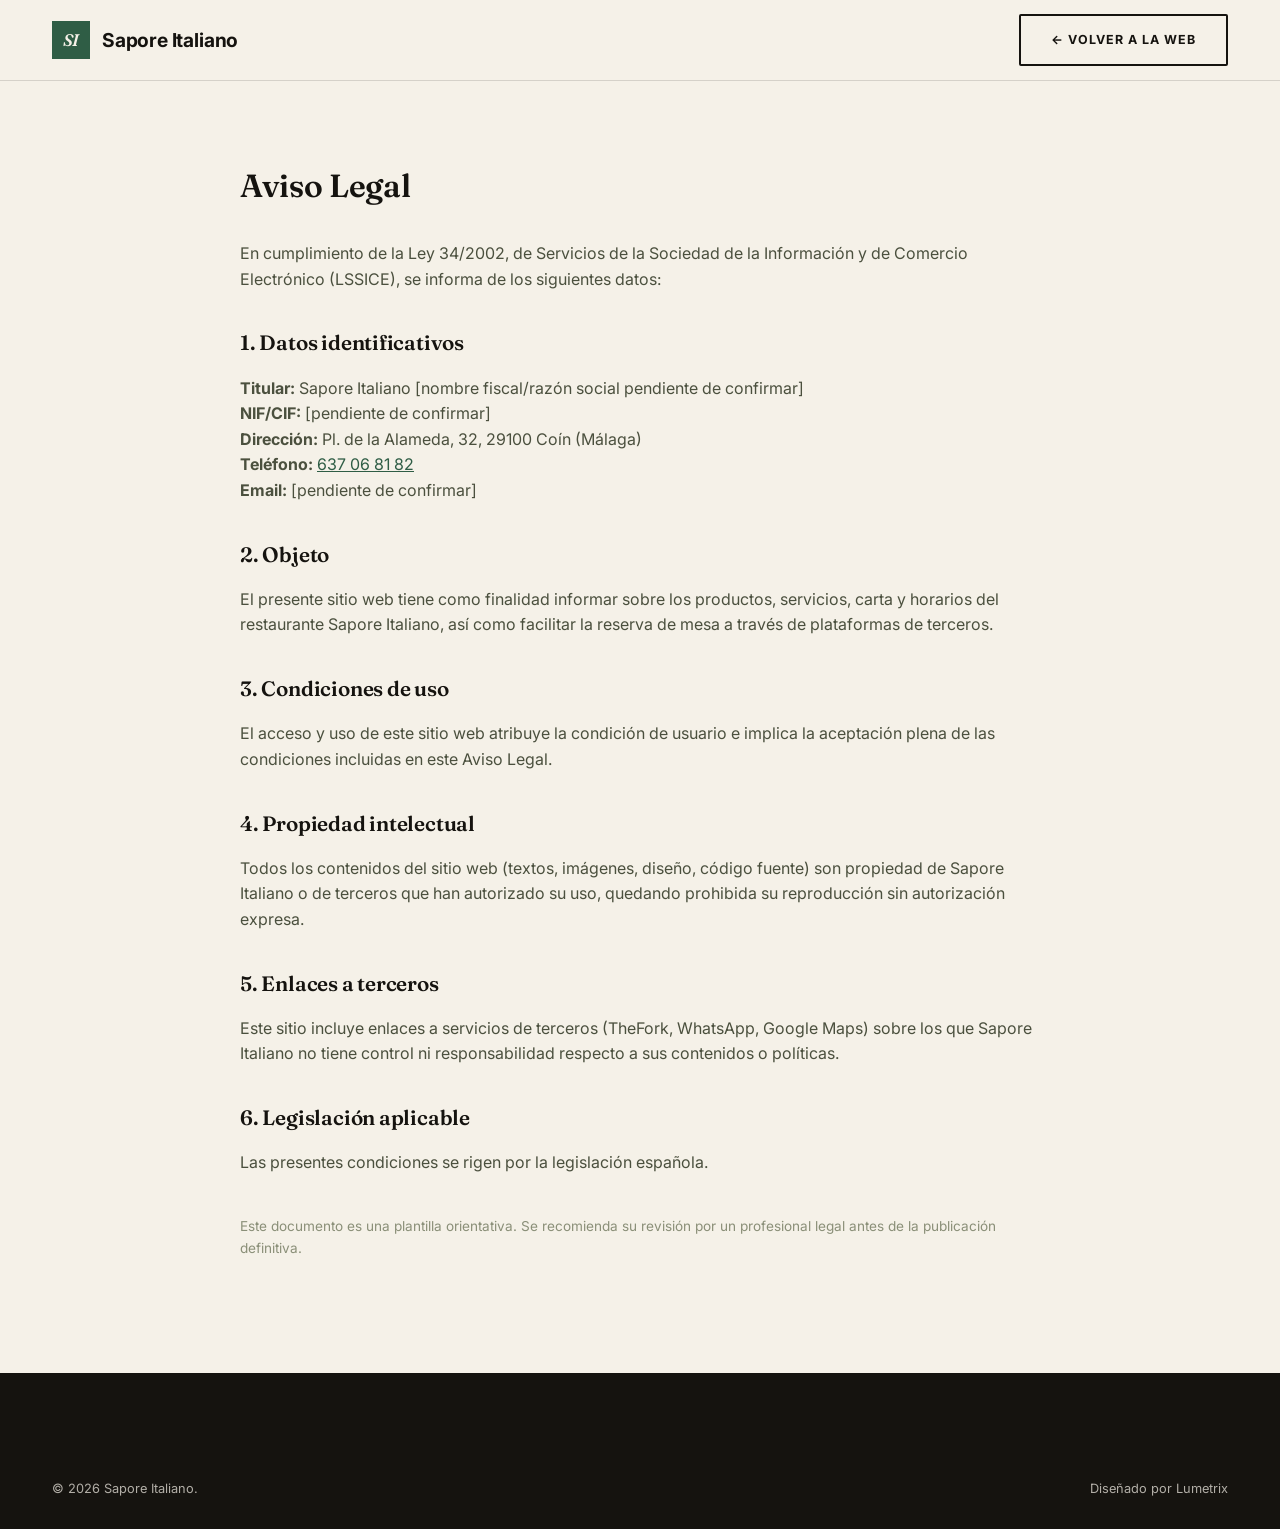
<file: legal/aviso-legal.html>
<!DOCTYPE html>
<html lang="es">
<head>
<meta charset="UTF-8">
<meta name="viewport" content="width=device-width, initial-scale=1.0, maximum-scale=1.0, user-scalable=no">
<title>Aviso Legal — Sapore Italiano</title>
<link rel="icon" href="../img/favicon.svg" type="image/svg+xml">
<link href="https://fonts.googleapis.com/css2?family=Fraunces:ital,wght@0,600;1,600&family=Inter:wght@400;500;600&display=swap" rel="stylesheet">
<link rel="stylesheet" href="../css/style.css">
<style>
  .legal-page { padding: 160px 0 100px; max-width: 800px; margin: 0 auto; }
  .legal-page h1 { margin-bottom: 30px; }
  .legal-page h2 { font-size: 1.3rem; margin: 34px 0 12px; }
  .legal-page p, .legal-page li { color: #4b503e; font-size: 1rem; }
  .legal-page a { color: var(--accent); text-decoration: underline; }
</style>
</head>
<body class="no-js">
<header class="site-header is-scrolled">
  <div class="container">
    <a href="../index.html" class="brand"><span class="monogram">SI</span><span>Sapore <strong>Italiano</strong></span></a>
    <a href="../index.html" class="btn btn-ghost">← Volver a la web</a>
  </div>
</header>
<main class="container legal-page">
  <h1>Aviso Legal</h1>
  <p>En cumplimiento de la Ley 34/2002, de Servicios de la Sociedad de la Información y de Comercio Electrónico (LSSICE), se informa de los siguientes datos:</p>

  <h2>1. Datos identificativos</h2>
  <p><strong>Titular:</strong> Sapore Italiano [nombre fiscal/razón social pendiente de confirmar]<br>
  <strong>NIF/CIF:</strong> [pendiente de confirmar]<br>
  <strong>Dirección:</strong> Pl. de la Alameda, 32, 29100 Coín (Málaga)<br>
  <strong>Teléfono:</strong> <a href="tel:+34637068182">637 06 81 82</a><br>
  <strong>Email:</strong> [pendiente de confirmar]</p>

  <h2>2. Objeto</h2>
  <p>El presente sitio web tiene como finalidad informar sobre los productos, servicios, carta y horarios del restaurante Sapore Italiano, así como facilitar la reserva de mesa a través de plataformas de terceros.</p>

  <h2>3. Condiciones de uso</h2>
  <p>El acceso y uso de este sitio web atribuye la condición de usuario e implica la aceptación plena de las condiciones incluidas en este Aviso Legal.</p>

  <h2>4. Propiedad intelectual</h2>
  <p>Todos los contenidos del sitio web (textos, imágenes, diseño, código fuente) son propiedad de Sapore Italiano o de terceros que han autorizado su uso, quedando prohibida su reproducción sin autorización expresa.</p>

  <h2>5. Enlaces a terceros</h2>
  <p>Este sitio incluye enlaces a servicios de terceros (TheFork, WhatsApp, Google Maps) sobre los que Sapore Italiano no tiene control ni responsabilidad respecto a sus contenidos o políticas.</p>

  <h2>6. Legislación aplicable</h2>
  <p>Las presentes condiciones se rigen por la legislación española.</p>

  <p style="margin-top:40px; font-size:0.85rem; color:#8a8f78;">Este documento es una plantilla orientativa. Se recomienda su revisión por un profesional legal antes de la publicación definitiva.</p>
</main>
<footer class="site-footer">
  <div class="container footer-bottom">
    <span>© <span id="year"></span> Sapore Italiano.</span>
    <span>Diseñado por Lumetrix</span>
  </div>
</footer>
<script>document.getElementById('year').textContent = new Date().getFullYear();</script>
</body>
</html>
</file>
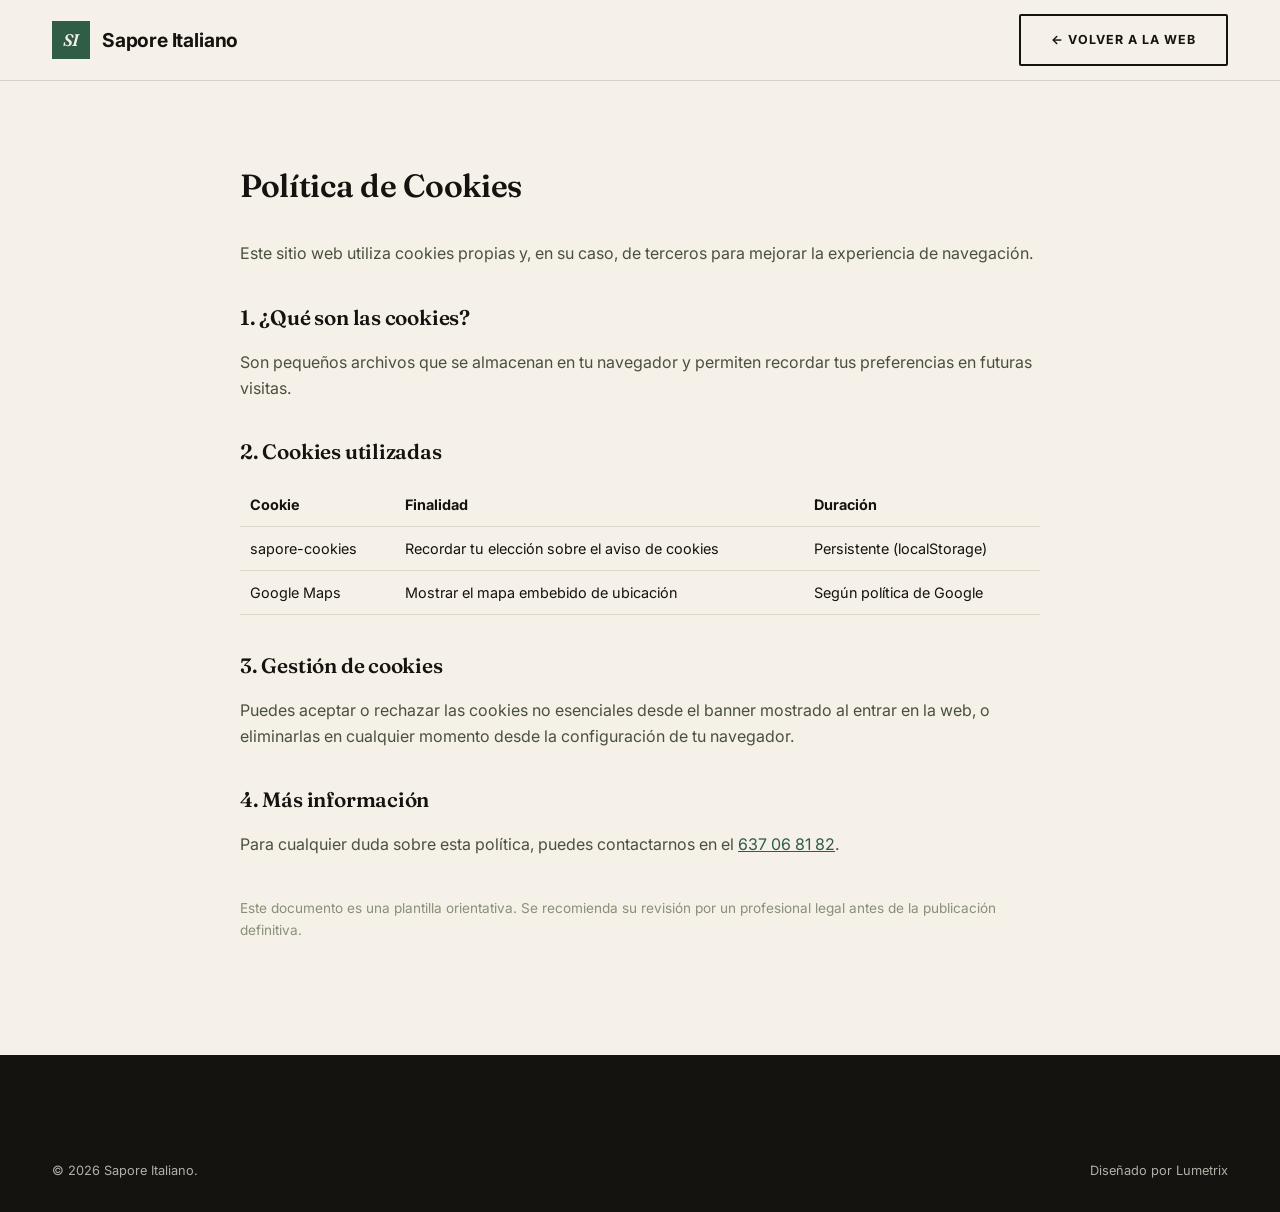
<file: legal/cookies.html>
<!DOCTYPE html>
<html lang="es">
<head>
<meta charset="UTF-8">
<meta name="viewport" content="width=device-width, initial-scale=1.0, maximum-scale=1.0, user-scalable=no">
<title>Política de Cookies — Sapore Italiano</title>
<link rel="icon" href="../img/favicon.svg" type="image/svg+xml">
<link href="https://fonts.googleapis.com/css2?family=Fraunces:ital,wght@0,600;1,600&family=Inter:wght@400;500;600&display=swap" rel="stylesheet">
<link rel="stylesheet" href="../css/style.css">
<style>
  .legal-page { padding: 160px 0 100px; max-width: 800px; margin: 0 auto; }
  .legal-page h1 { margin-bottom: 30px; }
  .legal-page h2 { font-size: 1.3rem; margin: 34px 0 12px; }
  .legal-page p, .legal-page li { color: #4b503e; font-size: 1rem; }
  .legal-page a { color: var(--accent); text-decoration: underline; }
  .legal-page table { width: 100%; border-collapse: collapse; margin-top: 14px; }
  .legal-page th, .legal-page td { text-align: left; padding: 10px; border-bottom: 1px solid rgba(63,74,43,0.15); font-size: 0.9rem; }
</style>
</head>
<body class="no-js">
<header class="site-header is-scrolled">
  <div class="container">
    <a href="../index.html" class="brand"><span class="monogram">SI</span><span>Sapore <strong>Italiano</strong></span></a>
    <a href="../index.html" class="btn btn-ghost">← Volver a la web</a>
  </div>
</header>
<main class="container legal-page">
  <h1>Política de Cookies</h1>
  <p>Este sitio web utiliza cookies propias y, en su caso, de terceros para mejorar la experiencia de navegación.</p>

  <h2>1. ¿Qué son las cookies?</h2>
  <p>Son pequeños archivos que se almacenan en tu navegador y permiten recordar tus preferencias en futuras visitas.</p>

  <h2>2. Cookies utilizadas</h2>
  <table>
    <thead><tr><th>Cookie</th><th>Finalidad</th><th>Duración</th></tr></thead>
    <tbody>
      <tr><td>sapore-cookies</td><td>Recordar tu elección sobre el aviso de cookies</td><td>Persistente (localStorage)</td></tr>
      <tr><td>Google Maps</td><td>Mostrar el mapa embebido de ubicación</td><td>Según política de Google</td></tr>
    </tbody>
  </table>

  <h2>3. Gestión de cookies</h2>
  <p>Puedes aceptar o rechazar las cookies no esenciales desde el banner mostrado al entrar en la web, o eliminarlas en cualquier momento desde la configuración de tu navegador.</p>

  <h2>4. Más información</h2>
  <p>Para cualquier duda sobre esta política, puedes contactarnos en el <a href="tel:+34637068182">637 06 81 82</a>.</p>

  <p style="margin-top:40px; font-size:0.85rem; color:#8a8f78;">Este documento es una plantilla orientativa. Se recomienda su revisión por un profesional legal antes de la publicación definitiva.</p>
</main>
<footer class="site-footer">
  <div class="container footer-bottom">
    <span>© <span id="year"></span> Sapore Italiano.</span>
    <span>Diseñado por Lumetrix</span>
  </div>
</footer>
<script>document.getElementById('year').textContent = new Date().getFullYear();</script>
</body>
</html>
</file>
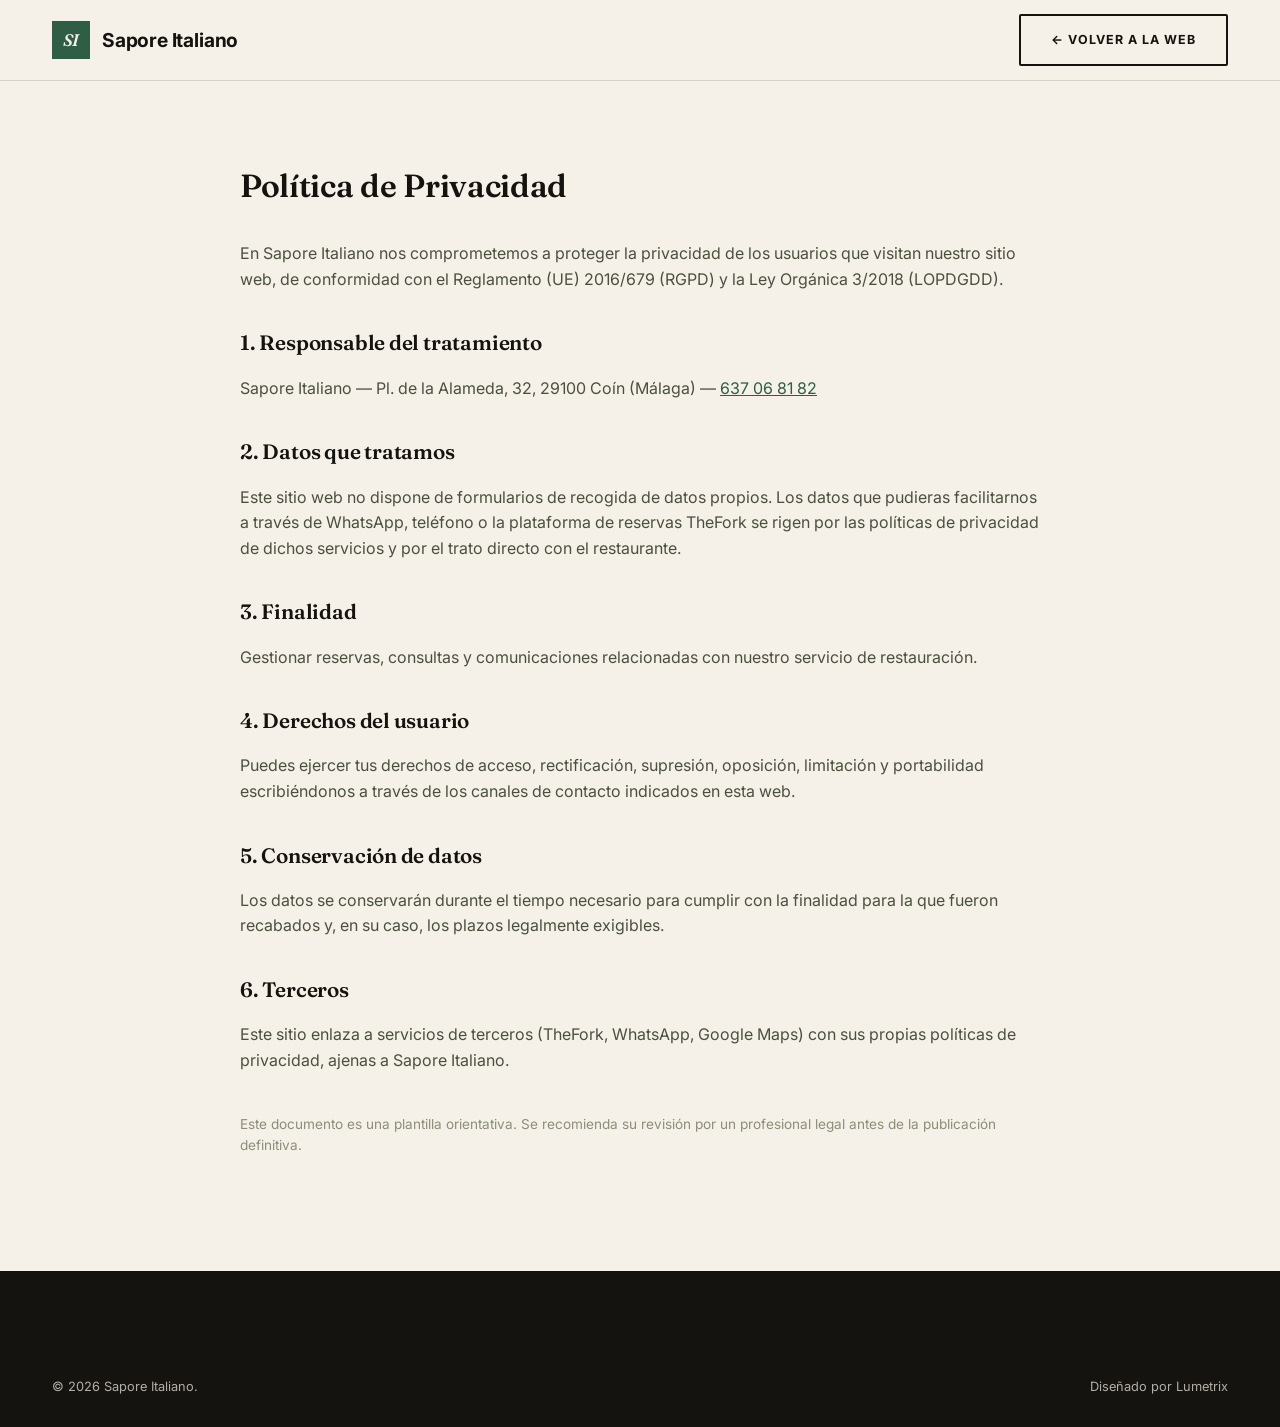
<file: legal/privacidad.html>
<!DOCTYPE html>
<html lang="es">
<head>
<meta charset="UTF-8">
<meta name="viewport" content="width=device-width, initial-scale=1.0, maximum-scale=1.0, user-scalable=no">
<title>Política de Privacidad — Sapore Italiano</title>
<link rel="icon" href="../img/favicon.svg" type="image/svg+xml">
<link href="https://fonts.googleapis.com/css2?family=Fraunces:ital,wght@0,600;1,600&family=Inter:wght@400;500;600&display=swap" rel="stylesheet">
<link rel="stylesheet" href="../css/style.css">
<style>
  .legal-page { padding: 160px 0 100px; max-width: 800px; margin: 0 auto; }
  .legal-page h1 { margin-bottom: 30px; }
  .legal-page h2 { font-size: 1.3rem; margin: 34px 0 12px; }
  .legal-page p, .legal-page li { color: #4b503e; font-size: 1rem; }
  .legal-page a { color: var(--accent); text-decoration: underline; }
</style>
</head>
<body class="no-js">
<header class="site-header is-scrolled">
  <div class="container">
    <a href="../index.html" class="brand"><span class="monogram">SI</span><span>Sapore <strong>Italiano</strong></span></a>
    <a href="../index.html" class="btn btn-ghost">← Volver a la web</a>
  </div>
</header>
<main class="container legal-page">
  <h1>Política de Privacidad</h1>
  <p>En Sapore Italiano nos comprometemos a proteger la privacidad de los usuarios que visitan nuestro sitio web, de conformidad con el Reglamento (UE) 2016/679 (RGPD) y la Ley Orgánica 3/2018 (LOPDGDD).</p>

  <h2>1. Responsable del tratamiento</h2>
  <p>Sapore Italiano — Pl. de la Alameda, 32, 29100 Coín (Málaga) — <a href="tel:+34637068182">637 06 81 82</a></p>

  <h2>2. Datos que tratamos</h2>
  <p>Este sitio web no dispone de formularios de recogida de datos propios. Los datos que pudieras facilitarnos a través de WhatsApp, teléfono o la plataforma de reservas TheFork se rigen por las políticas de privacidad de dichos servicios y por el trato directo con el restaurante.</p>

  <h2>3. Finalidad</h2>
  <p>Gestionar reservas, consultas y comunicaciones relacionadas con nuestro servicio de restauración.</p>

  <h2>4. Derechos del usuario</h2>
  <p>Puedes ejercer tus derechos de acceso, rectificación, supresión, oposición, limitación y portabilidad escribiéndonos a través de los canales de contacto indicados en esta web.</p>

  <h2>5. Conservación de datos</h2>
  <p>Los datos se conservarán durante el tiempo necesario para cumplir con la finalidad para la que fueron recabados y, en su caso, los plazos legalmente exigibles.</p>

  <h2>6. Terceros</h2>
  <p>Este sitio enlaza a servicios de terceros (TheFork, WhatsApp, Google Maps) con sus propias políticas de privacidad, ajenas a Sapore Italiano.</p>

  <p style="margin-top:40px; font-size:0.85rem; color:#8a8f78;">Este documento es una plantilla orientativa. Se recomienda su revisión por un profesional legal antes de la publicación definitiva.</p>
</main>
<footer class="site-footer">
  <div class="container footer-bottom">
    <span>© <span id="year"></span> Sapore Italiano.</span>
    <span>Diseñado por Lumetrix</span>
  </div>
</footer>
<script>document.getElementById('year').textContent = new Date().getFullYear();</script>
</body>
</html>
</file>
<file: css/style.css>
/* ==========================================================================
   Sapore Italiano — Restaurante italiano en Coín (Málaga)
   Estilo: moderno / editorial (revista gastronómica)
   Diseñado por Lumetrix AI
   ========================================================================== */

:root {
  /* Paleta editorial */
  --paper: #f5f1e8;
  --paper-2: #ece5d3;
  --ink: #15130f;
  --ink-soft: #4a463c;
  --accent: #2f5d45;      /* verde botella — color primario */
  --accent-dark: #21402f;
  --mustard: #e8b23a;     /* acento secundario */
  --line: rgba(21, 19, 15, 0.14);

  --font-display: "Fraunces", Georgia, serif;
  --font-body: "Inter", Arial, sans-serif;

  --container: 1240px;
  --radius: 2px;
  --ease: cubic-bezier(0.22, 1, 0.36, 1);
}

* { box-sizing: border-box; }
html {
  scroll-behavior: smooth;
  -webkit-text-size-adjust: 100%;
  text-size-adjust: 100%;
}

body {
  margin: 0;
  background: var(--paper);
  color: var(--ink);
  font-family: var(--font-body);
  font-weight: 400;
  line-height: 1.6;
  overflow-x: hidden;
  position: relative;
  -webkit-text-size-adjust: 100%;
  text-size-adjust: 100%;
}

img { max-width: 100%; display: block; }
a { color: inherit; text-decoration: none; }
ul { list-style: none; margin: 0; padding: 0; }
button { font-family: inherit; cursor: pointer; }

.container {
  width: 100%;
  max-width: var(--container);
  margin: 0 auto;
  padding: 0 32px;
}

.section-label {
  display: flex;
  align-items: center;
  gap: 12px;
  font-family: var(--font-body);
  font-size: 0.78rem;
  font-weight: 600;
  letter-spacing: 0.22em;
  text-transform: uppercase;
  color: var(--accent);
  margin-bottom: 20px;
}
.section-label .num {
  display: inline-flex;
  align-items: center;
  justify-content: center;
  width: 26px; height: 26px;
  background: var(--ink);
  color: var(--paper);
  font-family: var(--font-body);
  font-weight: 700;
  font-size: 0.72rem;
  letter-spacing: 0;
}
.section-label::after {
  content: "";
  flex: 1;
  max-width: 60px;
  height: 1px;
  background: currentColor;
  opacity: 0.35;
}

h1, h2, h3, h4 {
  font-family: var(--font-display);
  font-weight: 600;
  margin: 0;
  color: var(--ink);
  letter-spacing: -0.01em;
}

.section-title {
  font-size: clamp(2.4rem, 5vw, 4.2rem);
  line-height: 0.98;
  margin-bottom: 22px;
  font-weight: 600;
}
.section-title em {
  font-style: italic;
  font-weight: 500;
  color: var(--accent);
}

.section-sub {
  max-width: 620px;
  color: var(--ink-soft);
  font-size: 1.05rem;
  font-weight: 400;
}

.eyebrow {
  font-size: 0.78rem;
  font-weight: 600;
  letter-spacing: 0.16em;
  text-transform: uppercase;
  color: var(--accent);
}

/* ---- Preloader ---- */
#preloader {
  position: fixed;
  inset: 0;
  z-index: 10000;
  background: var(--ink);
  display: flex;
  align-items: center;
  justify-content: center;
  flex-direction: column;
  gap: 16px;
}
#preloader .pl-mark {
  font-family: var(--font-display);
  font-weight: 600;
  font-style: italic;
  font-size: clamp(2rem, 6vw, 3.4rem);
  color: var(--paper);
  letter-spacing: -0.01em;
  opacity: 0;
}
#preloader .pl-line {
  width: 60px;
  height: 3px;
  background: var(--accent);
  transform: scaleX(0);
  transform-origin: center;
}
#preloader .pl-tag {
  font-family: var(--font-body);
  font-weight: 600;
  font-size: 0.72rem;
  letter-spacing: 0.3em;
  text-transform: uppercase;
  color: var(--mustard);
  opacity: 0;
}

/* ---- Header ---- */
.site-header {
  position: fixed;
  top: 0; left: 0; right: 0;
  z-index: 500;
  padding: 26px 0;
  transition: padding 0.4s var(--ease), background 0.4s var(--ease), box-shadow 0.4s var(--ease);
}
.site-header .container {
  display: flex;
  align-items: center;
  justify-content: space-between;
}
.site-header.is-scrolled {
  padding: 14px 0;
  background: rgba(245, 241, 232, 0.94);
  backdrop-filter: blur(10px);
  box-shadow: 0 1px 0 var(--line);
}
.brand {
  display: flex;
  align-items: center;
  gap: 12px;
  font-family: var(--font-body);
  font-weight: 700;
  font-size: 1.2rem;
  letter-spacing: -0.01em;
  color: var(--paper);
  transition: color 0.4s var(--ease);
}
.site-header.is-scrolled .brand { color: var(--ink); }
.brand .monogram {
  width: 38px; height: 38px;
  background: var(--accent);
  display: flex;
  align-items: center;
  justify-content: center;
  font-family: var(--font-display);
  font-style: italic;
  font-weight: 600;
  color: var(--paper);
  font-size: 1.05rem;
}
.brand strong { font-weight: 700; }

.main-nav ul { display: flex; gap: 32px; align-items: center; }
.main-nav a {
  position: relative;
  font-size: 0.8rem;
  font-weight: 600;
  letter-spacing: 0.08em;
  text-transform: uppercase;
  color: var(--paper);
  padding: 6px 0;
  transition: color 0.4s var(--ease);
}
.site-header.is-scrolled .main-nav a { color: var(--ink); }
.main-nav a::after {
  content: "";
  position: absolute;
  left: 0; bottom: -2px;
  width: 100%; height: 2px;
  background: var(--accent);
  transform: scaleX(0);
  transform-origin: right;
  transition: transform 0.35s var(--ease);
}
.main-nav a:hover::after,
.main-nav a.is-active::after {
  transform: scaleX(1);
  transform-origin: left;
}
.main-nav a.is-active { color: var(--accent); }
.site-header.is-scrolled .main-nav a.is-active { color: var(--accent); }

.btn {
  display: inline-flex;
  align-items: center;
  gap: 10px;
  padding: 14px 30px;
  border-radius: var(--radius);
  font-size: 0.78rem;
  font-weight: 700;
  letter-spacing: 0.08em;
  text-transform: uppercase;
  border: 2px solid transparent;
  transition: transform 0.3s var(--ease), background 0.3s var(--ease), color 0.3s var(--ease), border-color 0.3s var(--ease);
  white-space: nowrap;
}
.btn:hover { transform: translateY(-2px); }
.btn-primary {
  background: var(--accent);
  color: var(--paper);
  border-color: var(--accent);
}
.btn-primary:hover { background: var(--accent-dark); border-color: var(--accent-dark); }
.btn-outline {
  border-color: currentColor;
  color: var(--paper);
}
.site-header.is-scrolled .btn-outline { color: var(--ink); }
.btn-outline:hover { background: var(--ink); color: var(--paper); border-color: var(--ink); }
.btn-ghost {
  color: var(--ink);
  border-color: var(--ink);
}
.btn-ghost:hover { background: var(--ink); color: var(--paper); }

.burger {
  display: none;
  width: 30px; height: 22px;
  position: relative;
  background: none;
  border: none;
  padding: 0;
}
.burger span {
  position: absolute; left: 0; right: 0; height: 2px;
  background: var(--paper);
  transition: transform 0.35s var(--ease), opacity 0.35s var(--ease), background 0.35s var(--ease);
}
.site-header.is-scrolled .burger span { background: var(--ink); }
.burger span:nth-child(1) { top: 0; }
.burger span:nth-child(2) { top: 10px; }
.burger span:nth-child(3) { top: 20px; }
.nav-open .burger span:nth-child(1) { transform: translateY(10px) rotate(45deg); }
.nav-open .burger span:nth-child(2) { opacity: 0; }
.nav-open .burger span:nth-child(3) { transform: translateY(-10px) rotate(-45deg); }

/* ---- Mobile fullscreen nav ---- */
.mobile-nav {
  position: fixed;
  inset: 0;
  z-index: 480;
  background: var(--ink);
  display: flex;
  flex-direction: column;
  align-items: center;
  justify-content: center;
  gap: 26px;
  clip-path: circle(0px at calc(100% - 40px) 40px);
  transition: clip-path 0.6s var(--ease);
  pointer-events: none;
}
.nav-open .mobile-nav {
  clip-path: circle(150% at calc(100% - 40px) 40px);
  pointer-events: auto;
}
.mobile-nav a {
  font-family: var(--font-display);
  font-style: italic;
  font-weight: 600;
  font-size: 2rem;
  color: var(--paper);
  opacity: 0;
  transform: translateY(16px);
}
.nav-open .mobile-nav a { animation: navIn 0.6s var(--ease) forwards; }
.nav-open .mobile-nav a:nth-child(1) { animation-delay: 0.15s; }
.nav-open .mobile-nav a:nth-child(2) { animation-delay: 0.22s; }
.nav-open .mobile-nav a:nth-child(3) { animation-delay: 0.29s; }
.nav-open .mobile-nav a:nth-child(4) { animation-delay: 0.36s; }
.nav-open .mobile-nav a:nth-child(5) { animation-delay: 0.43s; }
.nav-open .mobile-nav a:nth-child(6) { animation-delay: 0.5s; }
.nav-open .mobile-nav a:nth-child(7) { animation-delay: 0.57s; }
@keyframes navIn { to { opacity: 1; transform: translateY(0); } }

body.nav-open { overflow: hidden; }

/* ---- Hero ---- */
.hero {
  position: relative;
  height: 100vh;
  min-height: 640px;
  display: flex;
  align-items: flex-end;
  overflow: hidden;
  color: var(--paper);
}
.hero-media {
  position: absolute;
  inset: 0;
  z-index: 1;
}
.hero-media img {
  width: 100%; height: 100%;
  object-fit: cover;
  transform: scale(1.12);
}
.hero-media::after {
  content: "";
  position: absolute; inset: 0;
  background: linear-gradient(180deg, rgba(21,19,15,0.35) 0%, rgba(21,19,15,0.25) 35%, rgba(21,19,15,0.92) 100%);
}
.hero-content {
  position: relative;
  z-index: 2;
  width: 100%;
  padding-bottom: 96px;
}
.hero-badge {
  display: inline-flex;
  align-items: center;
  gap: 8px;
  padding: 9px 16px;
  border-radius: var(--radius);
  background: var(--mustard);
  font-size: 0.78rem;
  font-weight: 700;
  letter-spacing: 0.04em;
  color: var(--ink);
  margin-bottom: 26px;
}
.hero h1 {
  color: var(--paper);
  font-size: clamp(2.8rem, 7.4vw, 6rem);
  line-height: 0.96;
  max-width: 920px;
  margin-bottom: 22px;
  font-weight: 600;
}
.hero h1 em { color: var(--accent); font-style: italic; font-weight: 500; }
.hero p.lead {
  max-width: 480px;
  font-size: 1.1rem;
  color: rgba(245,241,232,0.85);
  margin-bottom: 36px;
}
.hero-ctas { display: flex; gap: 16px; flex-wrap: wrap; margin-bottom: 54px; }
.hero-scroll {
  position: absolute;
  right: 32px;
  bottom: 40px;
  z-index: 2;
  display: flex;
  align-items: center;
  gap: 12px;
  color: var(--paper);
  font-size: 0.72rem;
  font-weight: 600;
  letter-spacing: 0.25em;
  text-transform: uppercase;
  writing-mode: vertical-rl;
}
.hero-scroll .line {
  width: 1px; height: 60px;
  background: var(--accent);
}
.hero-scroll .line span {
  display: block;
  width: 100%; height: 30%;
  background: var(--paper);
  animation: scrollLine 2s ease-in-out infinite;
}
@keyframes scrollLine {
  0% { transform: translateY(-100%); }
  100% { transform: translateY(300%); }
}

@media (max-width: 900px) {
  .hero { align-items: center; text-align: left; }
  .hero-scroll { display: none; }
}

/* ---- Cocina ---- */
.cocina {
  padding: 140px 0;
  background: var(--paper);
  position: relative;
}
.cocina-grid {
  display: grid;
  grid-template-columns: 1fr 1fr;
  gap: 70px;
  align-items: center;
}
.cocina-media { position: relative; }
.cocina-media .frame {
  position: relative;
  border-radius: var(--radius);
  overflow: hidden;
  aspect-ratio: 4/5;
  z-index: 1;
}
.cocina-media img { width: 100%; height: 100%; object-fit: cover; }
.cocina-media::before {
  content: "";
  position: absolute;
  top: 20px; left: 20px;
  width: 100%; height: 100%;
  background: var(--accent);
  z-index: 0;
}
.cocina-text p { margin: 0 0 20px; color: var(--ink-soft); font-size: 1.05rem; }
.stat-row {
  display: flex;
  gap: 44px;
  margin-top: 40px;
  padding-top: 32px;
  border-top: 2px solid var(--ink);
}
.stat { display: flex; flex-direction: column; }
.stat .num {
  font-family: var(--font-display);
  font-style: italic;
  font-weight: 600;
  font-size: 2.6rem;
  color: var(--accent);
  line-height: 1;
}
.stat .cap {
  margin-top: 8px;
  font-size: 0.72rem;
  font-weight: 600;
  letter-spacing: 0.1em;
  text-transform: uppercase;
  color: var(--ink-soft);
}

@media (max-width: 900px) {
  .cocina-grid { grid-template-columns: 1fr; gap: 50px; }
  .cocina { padding: 90px 0; }
  .cocina-media { order: -1; margin-top: 10px; }
}

/* ---- Carta ---- */
.carta {
  padding: 140px 0;
  background: var(--accent);
  color: var(--paper);
  position: relative;
  overflow: hidden;
}
.carta .section-label { color: var(--ink); }
.carta .section-label .num { background: var(--ink); color: var(--accent); }
.carta .section-title { color: var(--paper); }
.carta .section-title em { color: var(--ink); }
.carta .section-sub { color: rgba(245,241,232,0.82); }

.menu-tabs {
  display: flex;
  gap: 8px;
  flex-wrap: wrap;
  margin: 50px 0 40px;
  border-bottom: 2px solid rgba(21,19,15,0.25);
  padding-bottom: 20px;
}
.menu-tab {
  background: none;
  border: 2px solid rgba(21,19,15,0.3);
  color: rgba(21,19,15,0.75);
  padding: 9px 20px;
  border-radius: var(--radius);
  font-size: 0.76rem;
  font-weight: 700;
  letter-spacing: 0.06em;
  text-transform: uppercase;
  transition: all 0.35s var(--ease);
}
.menu-tab:hover { border-color: var(--ink); color: var(--ink); }
.menu-tab.is-active {
  background: var(--ink);
  border-color: var(--ink);
  color: var(--paper);
}

.menu-panel { display: none; }
.menu-panel.is-active { display: block; }

.menu-list { display: grid; gap: 6px; }
.menu-item {
  display: flex;
  justify-content: space-between;
  align-items: baseline;
  gap: 20px;
  padding: 22px 0;
  border-bottom: 1px solid rgba(21,19,15,0.18);
}
.menu-item-name {
  display: block;
  font-family: var(--font-display);
  font-weight: 600;
  font-size: 1.25rem;
  color: var(--ink);
}
.menu-item-desc {
  display: block;
  font-family: var(--font-body);
  font-weight: 400;
  font-size: 0.9rem;
  color: rgba(21,19,15,0.6);
  margin-top: 6px;
  max-width: 480px;
}
.menu-item-price {
  font-family: var(--font-display);
  font-style: italic;
  font-weight: 600;
  font-size: 1.2rem;
  color: var(--ink);
  white-space: nowrap;
}
.menu-item-dots {
  flex: 1;
  border-bottom: 1px dotted rgba(21,19,15,0.3);
  margin-bottom: 6px;
  min-width: 20px;
}
.menu-item-left { display: flex; align-items: baseline; gap: 14px; flex: 1; }

.carta-cta { margin-top: 50px; text-align: center; }
.carta-cta .btn-outline { color: var(--ink); }
.carta .site-header.is-scrolled .btn-outline { color: var(--ink); }

@media (max-width: 700px) {
  .menu-item { flex-direction: column; gap: 4px; }
  .menu-item-left { flex-direction: column; gap: 2px; }
  .menu-item-dots { display: none; }
}

/* ---- Especialidades ---- */
.especialidades { padding: 140px 0; background: var(--paper); }
.dish-grid {
  display: grid;
  grid-template-columns: repeat(4, 1fr);
  gap: 22px;
  margin-top: 50px;
}
.dish-card {
  position: relative;
  border-radius: var(--radius);
  overflow: hidden;
  aspect-ratio: 3/4;
  background: var(--paper-2);
}
.dish-card img {
  width: 100%; height: 100%;
  object-fit: cover;
  transition: transform 0.7s var(--ease);
}
.dish-card:hover img { transform: scale(1.08); }
.dish-card::after {
  content: "";
  position: absolute; inset: 0;
  background: linear-gradient(180deg, transparent 45%, rgba(21,19,15,0.92) 100%);
}
.dish-info {
  position: absolute;
  left: 0; right: 0; bottom: 0;
  z-index: 2;
  padding: 22px;
  color: var(--paper);
}
.dish-info h3 { color: var(--paper); font-size: 1.25rem; margin-bottom: 6px; font-weight: 600; }
.dish-info .price {
  display: inline-block;
  font-family: var(--font-display);
  font-style: italic;
  font-weight: 600;
  color: var(--mustard);
  opacity: 0;
  max-height: 0;
  transition: opacity 0.4s var(--ease), max-height 0.4s var(--ease);
}
.dish-card:hover .dish-info .price { opacity: 1; max-height: 40px; }

@media (max-width: 1000px) {
  .dish-grid { grid-template-columns: repeat(2, 1fr); }
}
@media (max-width: 600px) {
  .especialidades { padding: 90px 0; }
}

/* ---- Ambiente ---- */
.ambiente {
  padding: 140px 0;
  background: var(--ink);
  color: var(--paper);
  position: relative;
}
.ambiente .section-label { color: var(--mustard); }
.ambiente .section-label .num { background: var(--mustard); color: var(--ink); }
.ambiente .section-title { color: var(--paper); }
.ambiente-grid {
  display: grid;
  grid-template-columns: 1.1fr 0.9fr;
  gap: 30px;
  align-items: stretch;
  margin-top: 50px;
}
.ambiente-media { border-radius: var(--radius); overflow: hidden; position: relative; }
.ambiente-media img { width: 100%; height: 100%; object-fit: cover; min-height: 320px; }
.ambiente-copy {
  display: flex;
  flex-direction: column;
  justify-content: center;
  gap: 20px;
}
.ambiente-copy p { color: rgba(245,241,232,0.75); font-size: 1.05rem; margin: 0; }

@media (max-width: 900px) {
  .ambiente { padding: 90px 0; }
  .ambiente-grid { grid-template-columns: 1fr; }
}

/* ---- Opiniones ---- */
.opiniones {
  padding: 140px 0;
  background: var(--paper);
  position: relative;
  overflow: hidden;
}
.review-carousel {
  display: flex;
  align-items: center;
  gap: 16px;
  margin-top: 50px;
}
.review-track {
  display: flex;
  gap: 22px;
  overflow-x: auto;
  scroll-snap-type: x mandatory;
  padding-bottom: 10px;
  scrollbar-width: none;
  scroll-behavior: smooth;
}
.review-track::-webkit-scrollbar { display: none; }
.review-arrow {
  flex: 0 0 auto;
  width: 48px; height: 48px;
  border-radius: 50%;
  border: 2px solid var(--ink);
  background: var(--paper);
  color: var(--ink);
  display: flex;
  align-items: center;
  justify-content: center;
  transition: background 0.3s var(--ease), color 0.3s var(--ease), transform 0.3s var(--ease);
}
.review-arrow svg { width: 22px; height: 22px; }
.review-arrow:hover { background: var(--ink); color: var(--paper); transform: scale(1.06); }
.review-arrow:disabled { opacity: 0.3; pointer-events: none; }

@media (max-width: 700px) {
  .review-arrow { display: none; }
}
.review-card {
  scroll-snap-align: start;
  flex: 0 0 auto;
  width: min(420px, 82vw);
  background: var(--paper);
  border: 2px solid var(--ink);
  border-top: 6px solid var(--accent);
  border-radius: var(--radius);
  padding: 32px;
}
.review-stars { color: var(--accent); letter-spacing: 2px; margin-bottom: 18px; font-size: 1rem; }
.review-card p.quote {
  font-family: var(--font-display);
  font-style: italic;
  font-weight: 500;
  font-size: 1.15rem;
  color: var(--ink);
  margin: 0 0 22px;
}
.review-author { display: flex; align-items: center; gap: 12px; }
.review-avatar {
  width: 38px; height: 38px;
  background: var(--ink);
  display: flex; align-items: center; justify-content: center;
  font-family: var(--font-display);
  font-style: italic;
  font-weight: 600;
  color: var(--mustard);
}
.review-author .name { font-size: 0.9rem; font-weight: 600; color: var(--ink); }
.review-author .src { font-size: 0.75rem; color: var(--ink-soft); }

.opiniones-link { margin-top: 40px; }
.opiniones-link .btn-outline { color: var(--ink); }

/* ---- Reservas ---- */
.reservas {
  padding: 140px 0;
  background: var(--paper);
  text-align: center;
}
.reservas .section-label { justify-content: center; }
.reservas .section-sub { margin: 0 auto 46px; }
.reservas-card {
  max-width: 760px;
  margin: 0 auto;
  background: var(--ink);
  color: var(--paper);
  border-radius: var(--radius);
  padding: 60px 40px;
  position: relative;
  overflow: hidden;
}
.reservas-card h3 {
  color: var(--paper);
  font-size: 2.1rem;
  margin-bottom: 14px;
  position: relative;
}
.reservas-card p { color: rgba(245,241,232,0.72); margin-bottom: 34px; position: relative; }
.reservas-ctas { display: flex; gap: 16px; justify-content: center; flex-wrap: wrap; position: relative; }
.reservas-ctas .btn-outline { color: var(--paper); }
.contact-grid {
  display: grid;
  grid-template-columns: repeat(3, 1fr);
  gap: 20px;
  max-width: 900px;
  margin: 50px auto 0;
}
.contact-item {
  padding: 26px;
  border: 2px solid var(--ink);
  border-radius: var(--radius);
  text-align: left;
}
.contact-item .eyebrow { display: block; margin-bottom: 8px; }
.contact-item a, .contact-item span.value {
  font-family: var(--font-display);
  font-weight: 600;
  font-size: 1.2rem;
  color: var(--ink);
}
.contact-item a:hover { color: var(--accent); }

.schedule-list { display: flex; flex-direction: column; gap: 8px; }
.schedule-list li {
  display: flex;
  justify-content: space-between;
  gap: 14px;
  font-size: 0.95rem;
  padding-bottom: 8px;
  border-bottom: 1px solid var(--line);
}
.schedule-list li:last-child { border-bottom: none; padding-bottom: 0; }
.schedule-list li span:first-child {
  font-family: var(--font-body);
  font-weight: 600;
  color: var(--ink);
  text-transform: capitalize;
}
.schedule-list li span:last-child {
  font-family: var(--font-display);
  font-style: italic;
  font-weight: 600;
  color: var(--accent);
}

@media (max-width: 900px) {
  .reservas { padding: 90px 0; }
  .contact-grid { grid-template-columns: 1fr; }
}

/* ---- Ubicacion ---- */
.ubicacion { padding: 140px 0; background: var(--paper-2); }
.map-frame {
  border-radius: var(--radius);
  overflow: hidden;
  border: 2px solid var(--ink);
  margin-top: 40px;
}
.map-frame iframe { width: 100%; height: 440px; border: 0; display: block; filter: grayscale(0.4) contrast(1.05); }
.ubicacion-meta {
  display: flex;
  flex-wrap: wrap;
  gap: 40px;
  margin-top: 30px;
  justify-content: space-between;
  align-items: center;
}
.ubicacion-meta .info p { margin: 4px 0; color: var(--ink-soft); }

@media (max-width: 700px) {
  .ubicacion { padding: 90px 0; }
  .map-frame iframe { height: 300px; }
}

/* ---- Footer ---- */
.site-footer {
  background: var(--ink);
  color: rgba(245,241,232,0.7);
  padding: 80px 0 30px;
}
.footer-top {
  display: grid;
  grid-template-columns: 1.4fr 1fr 1fr;
  gap: 50px;
  padding-bottom: 50px;
  border-bottom: 1px solid rgba(245,241,232,0.12);
}
.footer-brand { display: flex; align-items: center; gap: 12px; margin-bottom: 16px; }
.footer-brand .monogram {
  width: 42px; height: 42px;
  background: var(--accent);
  display: flex; align-items: center; justify-content: center;
  font-family: var(--font-display);
  font-style: italic;
  font-weight: 600;
  color: var(--paper);
}
.footer-brand strong {
  font-family: var(--font-body);
  font-weight: 700;
  font-size: 1.2rem;
  color: var(--paper);
}
.footer-col h4 {
  color: var(--paper);
  font-size: 0.8rem;
  font-weight: 700;
  letter-spacing: 0.12em;
  text-transform: uppercase;
  margin-bottom: 18px;
  font-family: var(--font-body);
}
.footer-col ul li { margin-bottom: 10px; }
.footer-col a:hover { color: var(--mustard); }
.footer-bottom {
  display: flex;
  justify-content: space-between;
  align-items: center;
  flex-wrap: wrap;
  gap: 14px;
  padding-top: 26px;
  font-size: 0.8rem;
}
.footer-bottom a { color: var(--mustard); }
.social-row { display: flex; gap: 14px; }
.social-row a {
  width: 36px; height: 36px;
  border: 1px solid rgba(245,241,232,0.25);
  display: flex; align-items: center; justify-content: center;
  transition: all 0.3s var(--ease);
}
.social-row a:hover { border-color: var(--mustard); color: var(--mustard); transform: translateY(-3px); }

@media (max-width: 800px) {
  .footer-top { grid-template-columns: 1fr; gap: 34px; }
}

/* ---- WhatsApp flotante ---- */
.whatsapp-float {
  position: fixed;
  right: 22px;
  bottom: 22px;
  z-index: 400;
  width: 58px; height: 58px;
  border-radius: 50%;
  background: #25d366;
  display: flex;
  align-items: center;
  justify-content: center;
  box-shadow: 0 12px 28px rgba(37, 211, 102, 0.4);
  animation: floatPulse 2.8s ease-in-out infinite;
}
.whatsapp-float svg { width: 28px; height: 28px; fill: #fff; }
@keyframes floatPulse {
  0%, 100% { transform: scale(1); }
  50% { transform: scale(1.06); }
}

/* ---- Cookies banner ---- */
.cookie-banner {
  position: fixed;
  left: 20px; right: 20px; bottom: 20px;
  z-index: 700;
  max-width: 560px;
  margin: 0 auto;
  background: var(--ink);
  color: var(--paper);
  border-radius: var(--radius);
  border-top: 4px solid var(--accent);
  padding: 22px 26px;
  display: flex;
  align-items: center;
  gap: 20px;
  flex-wrap: wrap;
  box-shadow: 0 20px 50px rgba(0,0,0,0.3);
  transform: translateY(140%);
  transition: transform 0.6s var(--ease);
}
.cookie-banner.is-visible { transform: translateY(0); }
.cookie-banner p { margin: 0; font-size: 0.85rem; flex: 1; min-width: 200px; color: rgba(245,241,232,0.85); }
.cookie-banner .btn { padding: 10px 20px; font-size: 0.72rem; }
.cookie-banner .btn-ghost { color: var(--paper); border-color: rgba(245,241,232,0.4); }
.cookie-banner .btn-ghost:hover { background: var(--paper); color: var(--ink); }

/* ---- Reveal utility (GSAP controlled, CSS fallback) ---- */
.reveal { opacity: 0; transform: translateY(40px); }
.no-js .reveal { opacity: 1; transform: none; }

/* ---- Responsive: header/mobile ---- */
@media (max-width: 900px) {
  .main-nav { display: none; }
  .header-ctas .btn-outline { display: none; }
  .burger { display: block; }
}

@media (max-width: 600px) {
  .container { padding: 0 20px; }
  .hero-content { padding-bottom: 60px; }
  .hero-ctas { flex-direction: column; }
  .hero-ctas .btn { justify-content: center; }
  .stat-row { gap: 26px; flex-wrap: wrap; }
  .footer-bottom { flex-direction: column; align-items: flex-start; }

  /* Tamaños de texto más compactos en móvil */
  .hero h1 { font-size: 2.1rem; line-height: 1.08; }
  .hero p.lead { font-size: 0.95rem; }
  .hero-badge { font-size: 0.7rem; padding: 7px 13px; }
  .section-title { font-size: 1.85rem; line-height: 1.05; }
  .section-sub { font-size: 0.92rem; }
  .section-label { font-size: 0.7rem; }
  .eyebrow { font-size: 0.72rem; }
  .stat .num { font-size: 1.8rem; }
  .stat .cap { font-size: 0.66rem; }
  .cocina-text p { font-size: 0.92rem; }
  .ambiente-copy p { font-size: 0.92rem; }
  .btn { padding: 11px 22px; font-size: 0.7rem; }
  .brand { font-size: 1rem; }
  .brand .monogram { width: 32px; height: 32px; font-size: 0.9rem; }
  .menu-item-name { font-size: 1.05rem; }
  .menu-item-price { font-size: 1rem; }
  .menu-item-desc { font-size: 0.8rem; }
  .reservas-card { padding: 40px 24px; }
  .reservas-card h3 { font-size: 1.6rem; }
  .reservas-card p { font-size: 0.92rem; }
  .review-card { padding: 24px; }
  .review-card p.quote { font-size: 1rem; }
  .dish-info h3 { font-size: 1.05rem; }
  .contact-item a, .contact-item span.value { font-size: 1.02rem; }
}
</file>
